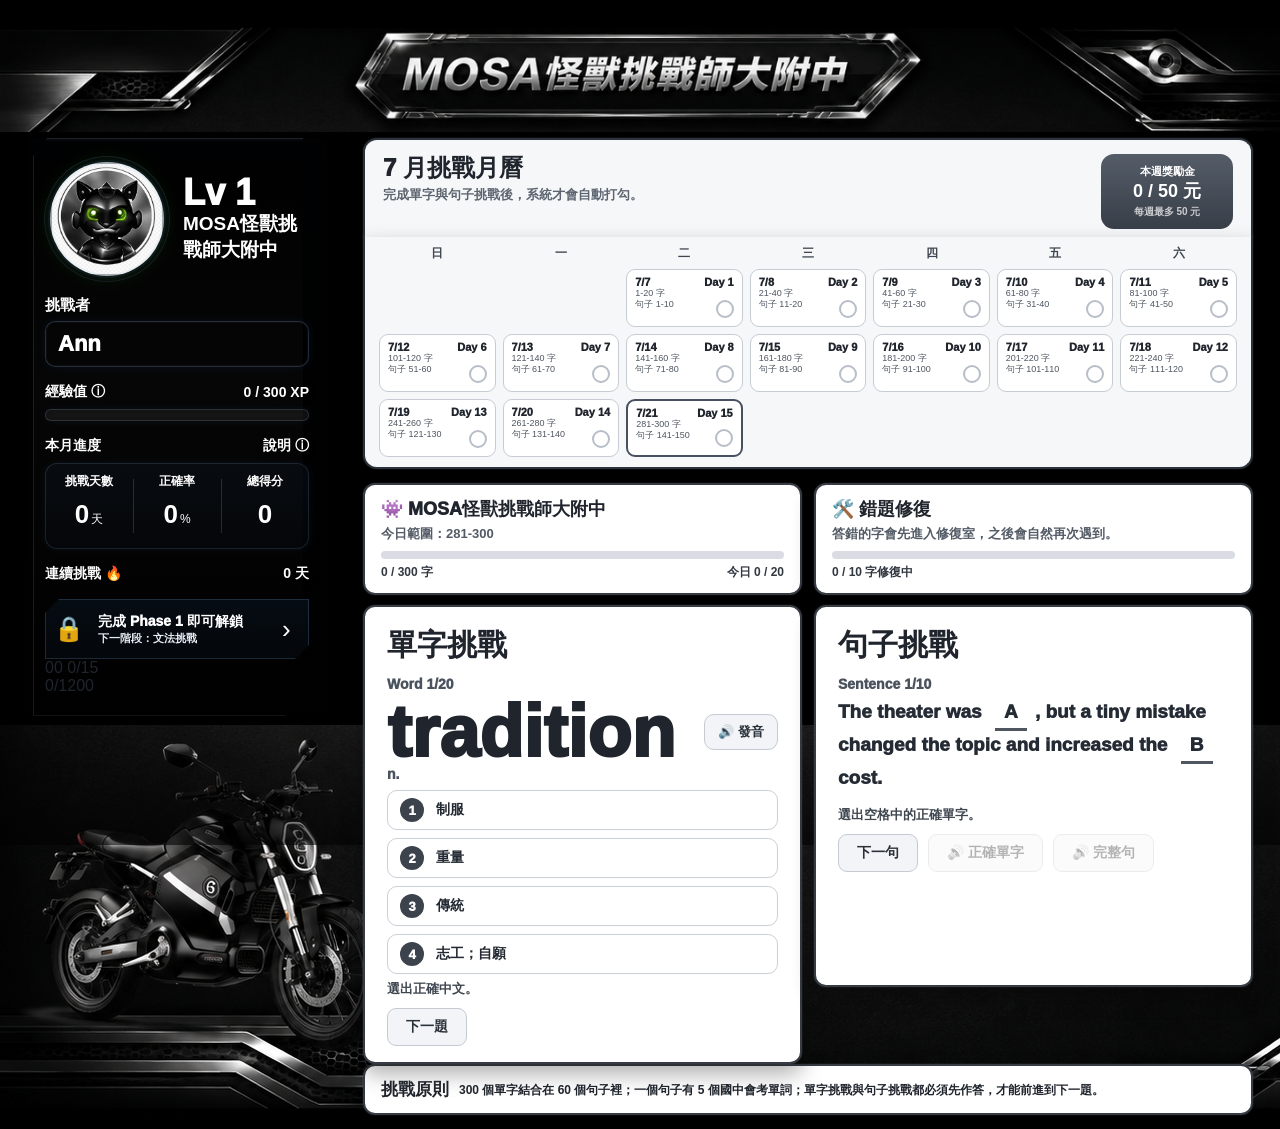
<file: index.html>
<!doctype html>
<html lang="zh-Hant">
<head>
  <meta charset="utf-8" />
  <meta name="viewport" content="width=device-width, initial-scale=1" />
  <title>MOSA 怪獸挑戰師大附中</title>
  <link rel="stylesheet" href="style.css" />
</head>
<body>
  <div class="app">
    <section class="garden" aria-label="MOSA header"></section>
    <main class="main">
      <aside class="profile">
        <div class="profile-card-v2">
          <div class="profile-head-v2">
            <div class="avatar-shell"><div class="medal" id="medal" data-lv="1"></div></div>
            <div class="level-copy">
              <div class="level-big">Lv 1</div>
              <div class="level-sub">MOSA怪獸挑戰師大附中</div>
            </div>
          </div>

          <div class="field-label">挑戰者</div>
          <div class="name"><input id="challengerName" class="challenger-name" type="text" value="Ann" aria-label="挑戰者名稱" /></div>

          <div class="xp-row">
            <span>經驗值 ⓘ</span>
            <span><span id="xpNow">0</span> / 300 XP</span>
          </div>
          <div class="level-bar"><div id="levelBar"></div></div>

          <div class="month-row">
            <span>本月進度</span>
            <span>說明 ⓘ</span>
          </div>

          <div class="stats-grid-v2">
            <div class="stat-box"><small>挑戰天數</small><div class="stat-line"><strong id="statDays">0</strong><em>天</em></div></div>
            <div class="stat-box"><small>正確率</small><div class="stat-line"><strong id="statAccuracy">0</strong><em>%</em></div></div>
            <div class="stat-box"><small>總得分</small><div class="stat-line"><strong id="statScore">0</strong></div></div>
          </div>

          <div class="streak-row"><span>連續挑戰 🔥</span><strong><span id="streakDays">0</span> 天</strong></div>

          <div class="phase-next-card">
            <div class="lock-icon">🔒</div>
            <div class="phase-copy">
              <div class="phase-title">完成 Phase 1 即可解鎖</div>
              <div class="phase-note">下一階段：文法挑戰</div>
            </div>
            <div class="phase-arrow">›</div>
          </div>

          <div class="hidden-metrics">
            <span id="totalWords">0</span><span id="totalSentences">0</span>
            <span id="goalDays">0/15</span><div id="goalDaysBar"></div><small id="goalDaysSmall"></small>
            <span id="goalWords">0/1200</span><div id="goalWordsBar"></div><small id="goalWordsSmall"></small>
          </div>
        </div>
      </aside>

      <section class="panel">
        <div class="panel-head">
          <div><h2>7 月挑戰月曆</h2><p>完成單字與句子挑戰後，系統才會自動打勾。</p></div>
          <div class="reward"><b>本週獎勵金</b><strong id="rewardText">0 / 50 元</strong></div>
        </div>
        <div class="calendar" id="calendar"></div>

        <div class="quiz-layout">
          <div class="challenge-column">
            <div class="challenge-head"><h3>👾 MOSA怪獸挑戰師大附中</h3><p>今日範圍：<span id="todayWordsRange">1-20</span></p><div class="progress"><div id="wordBar"></div></div><div class="quest-note"><span id="wordNote">0 / 300 字</span><span id="todayWordNote">今日 0 / 20</span></div></div>
            <div class="quiz-card word-card">
              <h3>單字挑戰</h3>
              <div class="meta" id="wordMeta">Word #14</div>
              <div class="word-line"><div class="big-word" id="wordPrompt">although</div><button class="speak-btn" id="wordSpeakBtn">🔊 發音</button></div>
              <div class="meta" id="wordForm">conj.</div>
              <div class="options" id="wordOptions"></div>
              <div class="feedback" id="wordFeedback">選出正確中文。</div>
              <div class="buttons"><button id="nextWordBtn" disabled>下一題</button></div>
            </div>
          </div>

          <div class="challenge-column">
            <div class="challenge-head fix-head"><h3>🛠️ 錯題修復</h3><p>答錯的字會先進入修復室，之後會自然再次遇到。</p><div class="progress"><div id="fixBar"></div></div><div class="quest-note"><span id="fixNote">0 / 10 字</span><span>修復中</span></div></div>
            <div class="quiz-card sentence-card">
              <h3>句子挑戰</h3>
              <div class="meta" id="sentMeta">Sentence #3</div>
              <div class="sentence-box" id="sentPrompt"></div>
              <p id="sentZh" class="sent-zh-hidden"></p>
              <div class="chips sent-words-hidden" id="sentWords"></div>
              <div class="sentence-options" id="sentenceOptions"></div>
              <div class="feedback" id="sentenceFeedback">選出空格中的正確單字。</div>
              <div class="grammar-note sent-grammar-hidden" id="sentGrammar"></div>
              <div class="buttons"><button id="nextSentenceBtn" disabled>下一句</button><button class="speak-btn" id="blankSpeakBtn" disabled>🔊 正確單字</button><button class="speak-btn" id="sentenceSpeakBtn" disabled>🔊 完整句</button></div>
            </div>
          </div>
        </div>

        <div class="principles compact-principles"><h3>挑戰原則</h3><p>300 個單字結合在 60 個句子裡；一個句子有 5 個國中會考單詞；單字挑戰與句子挑戰都必須先作答，才能前進到下一題。</p></div>
      </section>
    </main>
    <footer class="mosa-footer" aria-label="moto footer"></footer>
  </div>
  <script src="data/words.js"></script>
  <script src="data/sentences.js"></script>
  <script src="app.js"></script>
</body>
</html>
</file>
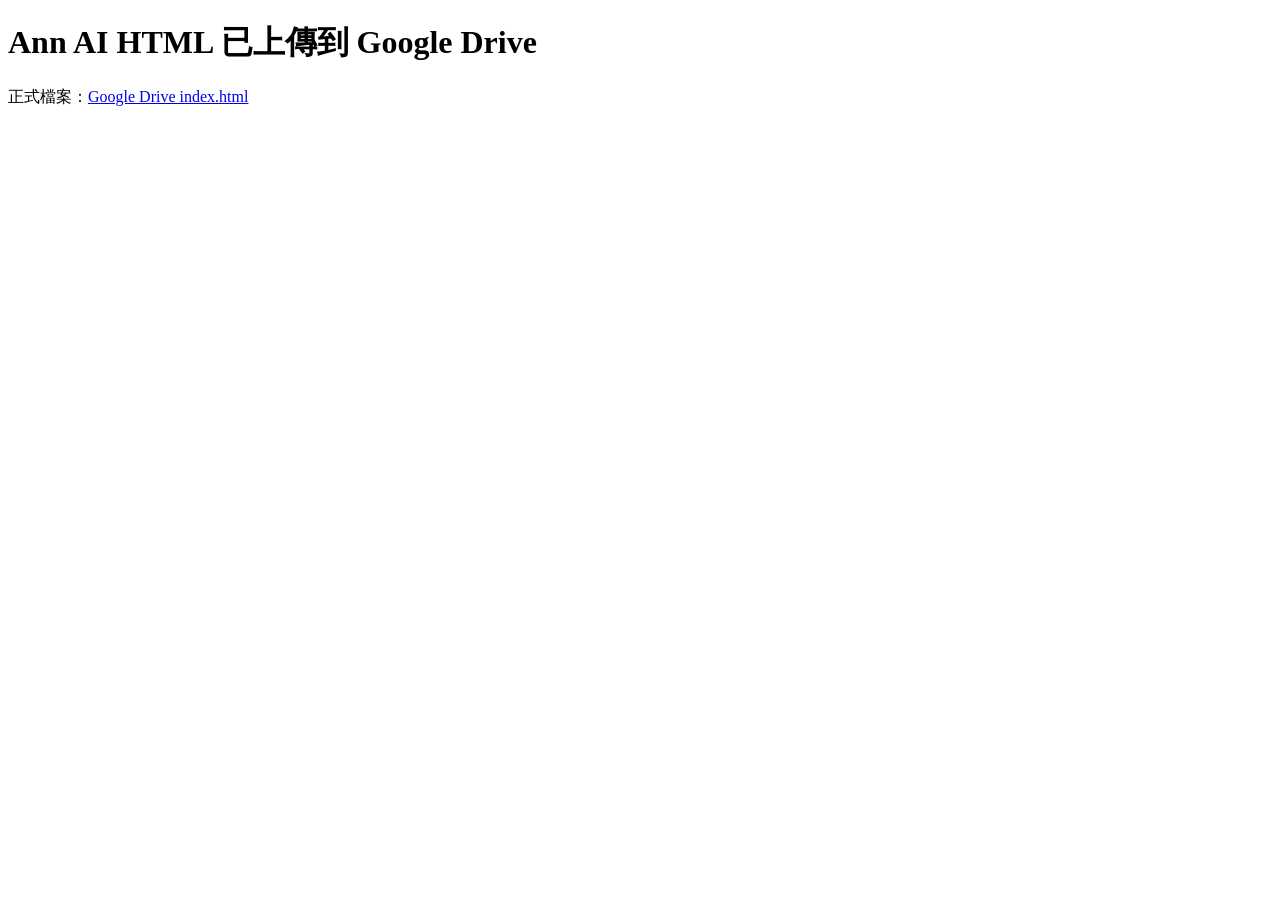
<file: ann-ai-drive-link.html>
<!doctype html><html lang="zh-Hant"><meta charset="utf-8"><meta name="viewport" content="width=device-width,initial-scale=1"><title>Ann AI HTML</title><body><h1>Ann AI HTML 已上傳到 Google Drive</h1><p>正式檔案：<a href="https://drive.google.com/file/d/15RCJaUs4_ipSDm_gSThxpXcVRZk30uEk/view?usp=drivesdk">Google Drive index.html</a></p></body></html>
</file>
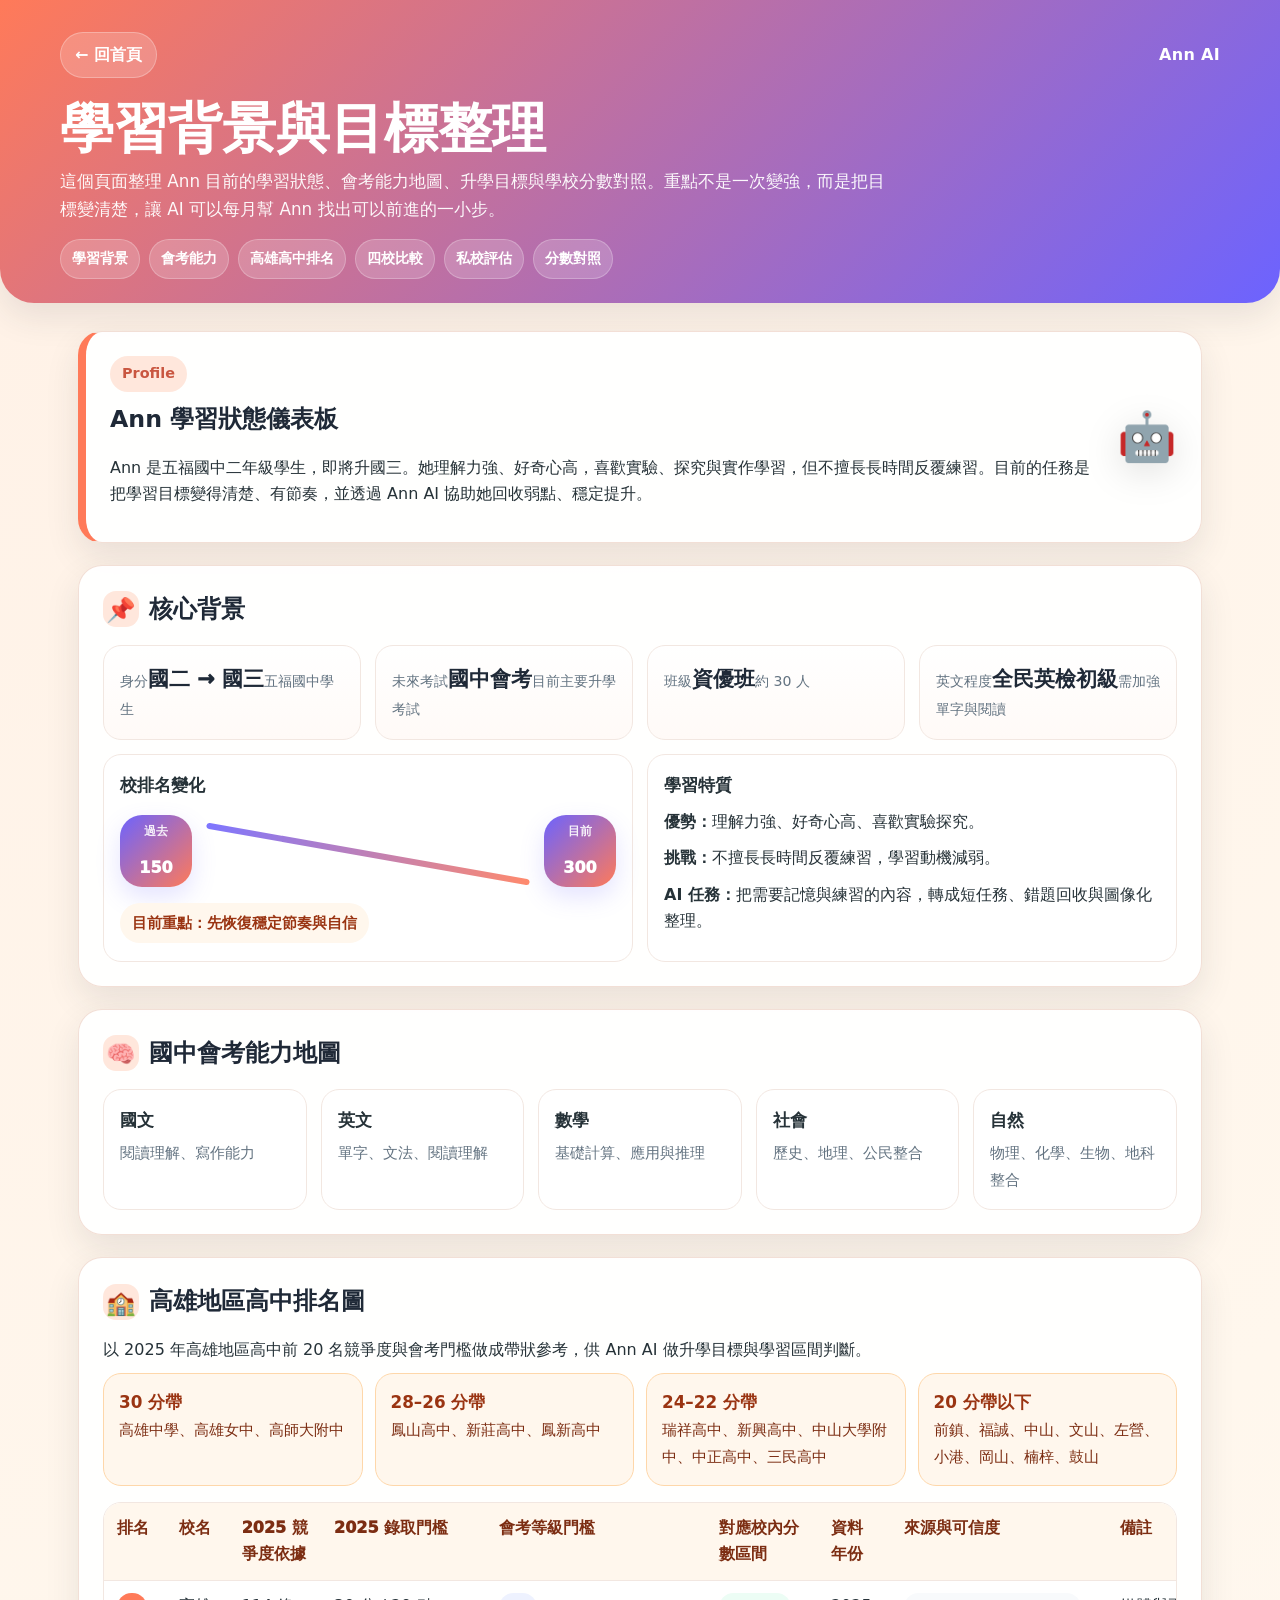
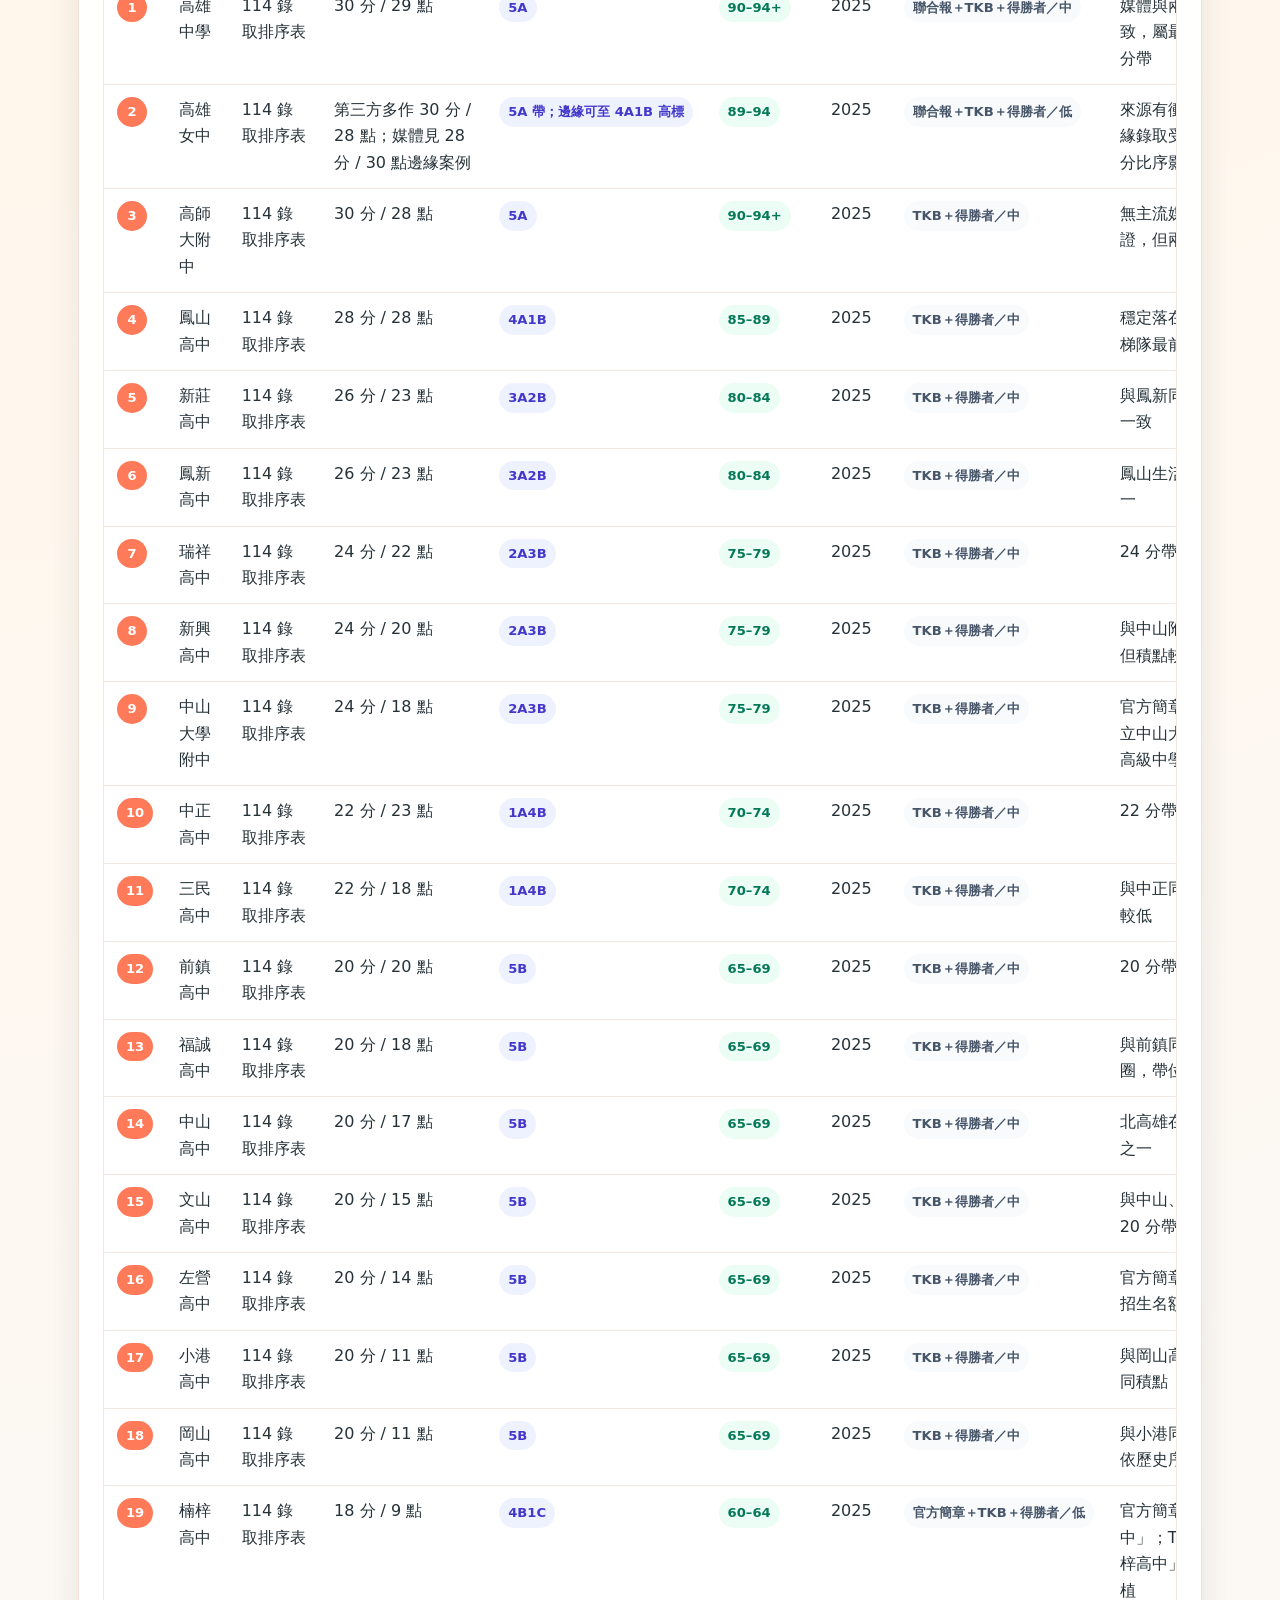
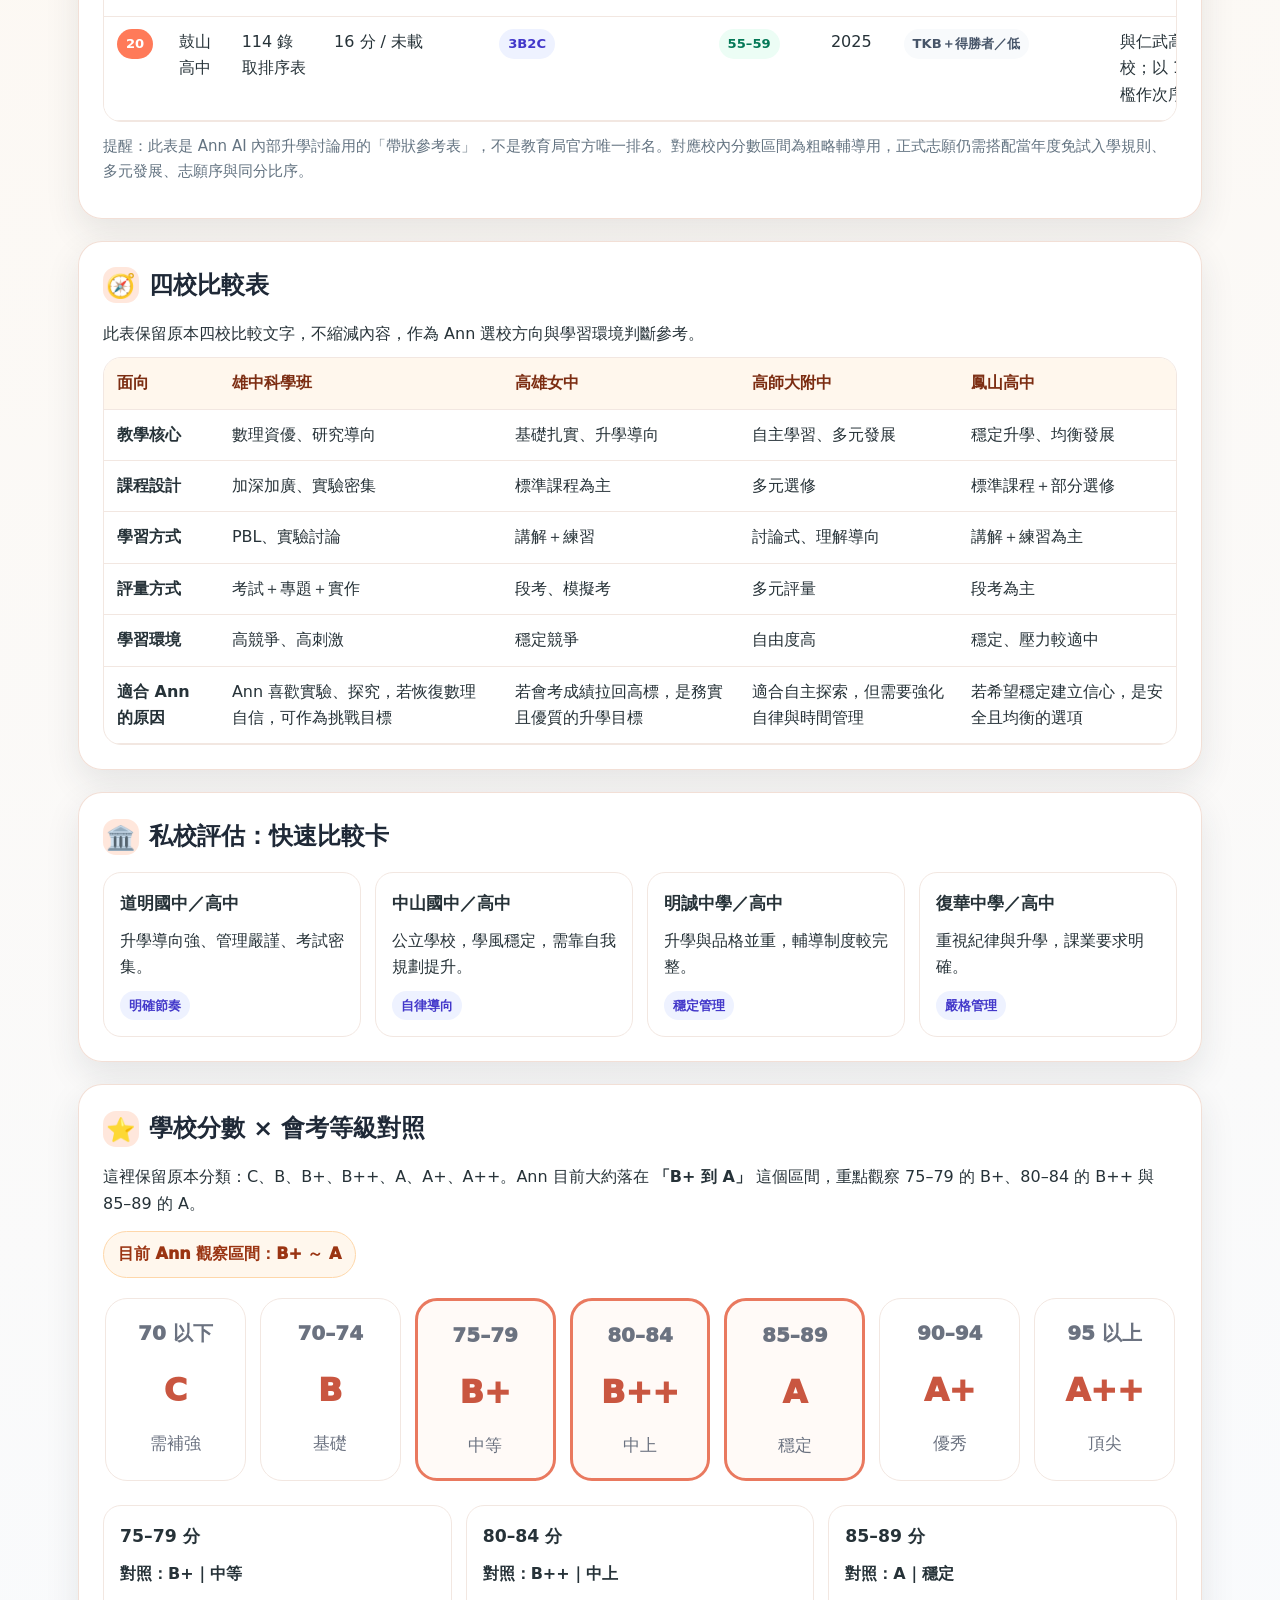
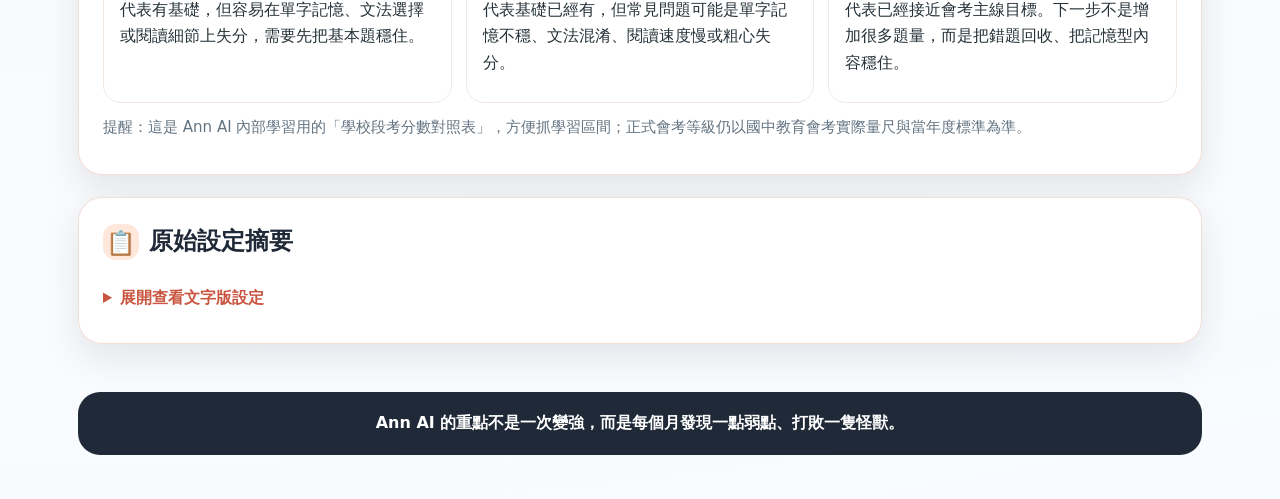
<file: background.html>
<!doctype html>
<html lang="zh-Hant">
<head>
  <meta charset="utf-8" />
  <meta name="viewport" content="width=device-width, initial-scale=1" />
  <title>Ann AI｜學習背景與目標整理</title>
  <style>
    :root{--bg:#fff7ed;--card:#fff;--text:#263238;--muted:#637381;--primary:#ff7a59;--primary-dark:#c95640;--accent:#6c63ff;--line:#f0d8cd;--soft:#ffe7dc;--shadow:0 14px 34px rgba(38,50,56,.10);--radius:24px}*{box-sizing:border-box}body{margin:0;font-family:system-ui,-apple-system,BlinkMacSystemFont,"Segoe UI","Noto Sans TC","Microsoft JhengHei",sans-serif;background:radial-gradient(circle at top left,#fff1e6 0,#fff7ed 34%,#f8fbff 100%);color:var(--text);line-height:1.65}header{padding:32px 18px 24px;background:linear-gradient(135deg,#ff7a59,#6c63ff);color:white;border-bottom-left-radius:34px;border-bottom-right-radius:34px;box-shadow:var(--shadow)}.wrap,main{max-width:1160px;margin:0 auto}.topbar{display:flex;justify-content:space-between;gap:12px;align-items:center;flex-wrap:wrap}.back{display:inline-flex;align-items:center;gap:8px;padding:9px 14px;border-radius:999px;background:rgba(255,255,255,.18);color:#fff;text-decoration:none;font-weight:800;border:1px solid rgba(255,255,255,.28)}.brand{font-weight:900;letter-spacing:.02em}h1{margin:20px 0 8px;font-size:clamp(2rem,5vw,3.35rem);line-height:1.15}.subtitle{max-width:840px;margin:0;font-size:1.05rem;opacity:.95}main{margin-top:28px;margin-bottom:48px;padding:0 18px}.hero-card,section{background:rgba(255,255,255,.94);border:1px solid rgba(240,216,205,.82);border-radius:var(--radius);box-shadow:var(--shadow);padding:24px;margin-bottom:22px}.hero-card{display:grid;grid-template-columns:1fr auto;gap:18px;align-items:center;border-left:8px solid var(--primary)}.badge{display:inline-block;padding:6px 12px;background:var(--soft);color:var(--primary-dark);border-radius:999px;font-weight:900;font-size:.9rem;margin-bottom:8px}h2{margin:0 0 16px;font-size:1.48rem;color:#1f2937;display:flex;gap:10px;align-items:center}h2 .icon{width:36px;height:36px;border-radius:13px;display:inline-grid;place-items:center;background:var(--soft);flex:0 0 auto}h3{margin:0 0 10px;font-size:1.08rem}p{margin:0 0 10px}.note{color:var(--muted);font-size:.94rem;margin-top:12px}.monster{font-size:3rem;filter:drop-shadow(0 8px 18px rgba(0,0,0,.12))}.grid{display:grid;gap:14px}.grid-2{grid-template-columns:repeat(2,minmax(0,1fr))}.grid-3{grid-template-columns:repeat(3,minmax(0,1fr))}.grid-4{grid-template-columns:repeat(4,minmax(0,1fr))}.grid-5{grid-template-columns:repeat(5,minmax(0,1fr))}.mini-card,.metric,.chart-card{background:#fff;border:1px solid #f2e7e1;border-radius:18px;padding:16px;min-height:100%}.metric{background:linear-gradient(180deg,#fff,#fffaf7)}.metric .label{color:var(--muted);font-size:.9rem}.metric .value{font-size:1.3rem;font-weight:950;color:#1f2937}.metric .hint{color:var(--muted);font-size:.88rem}.slope-chart{display:grid;grid-template-columns:auto 1fr auto;align-items:center;gap:12px;margin-top:8px}.rank-dot{width:72px;height:72px;border-radius:22px;display:grid;place-items:center;font-weight:950;color:#fff;background:linear-gradient(135deg,var(--accent),var(--primary));text-align:center;line-height:1.15;box-shadow:0 10px 24px rgba(108,99,255,.18)}.rank-dot small{display:block;font-size:.72rem;font-weight:700;opacity:.9}.slope-line{height:84px;position:relative}.slope-line:before{content:"";position:absolute;left:0;right:0;top:50%;height:6px;border-radius:999px;background:linear-gradient(90deg,var(--accent),var(--primary));transform:rotate(10deg);opacity:.88}.alert-pill{display:inline-flex;align-items:center;gap:8px;padding:8px 12px;border-radius:999px;background:#fff7ed;color:#9a3412;font-weight:800;font-size:.92rem;margin-top:10px}.subject-card{border-radius:18px;padding:16px;background:#fff;border:1px solid #f2e7e1}.subject-card strong{display:block;font-size:1.08rem;margin-bottom:6px}.subject-card span{color:var(--muted);font-size:.94rem}.summary-bands{display:grid;grid-template-columns:repeat(4,minmax(0,1fr));gap:12px;margin-bottom:16px}.band-card{background:#fff7ed;border:1px solid #fed7aa;border-radius:18px;padding:15px}.band-card strong{display:block;font-size:1.05rem;color:#9a3412}.band-card span{color:#7c2d12;font-size:.92rem}.table-wrap{overflow-x:auto;border:1px solid #f2e7e1;border-radius:18px;background:#fff}.rank-table,.comparison-table{width:100%;border-collapse:collapse;min-width:1180px}.comparison-table{min-width:980px}th,td{padding:12px 13px;border-bottom:1px solid #f2e7e1;text-align:left;vertical-align:top}th{position:sticky;top:0;background:#fff7ed;color:#7c2d12;font-weight:950;z-index:1}td:first-child,th:first-child{font-weight:900}.rank-badge,.exam-chip,.score-chip,.cred,.tag{display:inline-flex;align-items:center;justify-content:center;border-radius:999px;padding:4px 9px;font-weight:900;font-size:.82rem;white-space:nowrap}.rank-badge{background:#ff7a59;color:white;min-width:30px}.exam-chip{background:#eef2ff;color:#4338ca}.score-chip{background:#ecfdf5;color:#047857}.cred{background:#f8fafc;color:#475569}.tag{background:#eef2ff;color:#4338ca}.score-scale{display:grid;grid-template-columns:repeat(7,minmax(118px,1fr));gap:14px;overflow-x:auto;padding:4px 2px 10px}.score-band{min-width:118px;background:#fff;border:1px solid #f2e7e1;border-radius:22px;padding:18px 12px;text-align:center}.score-band.focus{border:3px solid #e9795f;background:#fffaf7}.score-band .range{font-weight:950;color:#6b7280;font-size:1.25rem}.score-band .level{font-weight:950;color:#c95640;font-size:2rem;margin:14px 0}.score-band .meaning{color:#6b7280;font-size:1.05rem}.current-range-note{display:inline-flex;align-items:center;gap:8px;margin:4px 0 16px;padding:9px 14px;border-radius:999px;background:#fff7ed;border:1px solid #fed7aa;color:#9a3412;font-weight:950}.compare-note.three{display:grid;grid-template-columns:repeat(3,minmax(0,1fr));gap:14px;margin-top:14px}details summary{cursor:pointer;font-weight:900;color:var(--primary-dark);padding:8px 0}footer{max-width:1160px;margin:0 auto 44px;padding:0 18px}.footer-card{padding:18px 22px;border-radius:22px;background:#1f2937;color:white;text-align:center;font-weight:900}.top-nav{display:flex;flex-wrap:wrap;gap:9px;margin-top:16px}.top-nav a{padding:7px 11px;border-radius:999px;text-decoration:none;color:white;background:rgba(255,255,255,.18);border:1px solid rgba(255,255,255,.24);font-weight:800;font-size:.9rem}@media(max-width:980px){.grid-2,.grid-3,.grid-4,.grid-5,.summary-bands,.compare-note.three{grid-template-columns:1fr 1fr}.hero-card{grid-template-columns:1fr}.score-scale{grid-template-columns:repeat(4,minmax(118px,1fr))}}@media(max-width:640px){header{padding-top:22px}.grid-2,.grid-3,.grid-4,.grid-5,.summary-bands,.compare-note.three{grid-template-columns:1fr}section,.hero-card{padding:18px}.slope-chart{grid-template-columns:1fr}.slope-line{display:none}.score-scale{grid-template-columns:repeat(2,minmax(118px,1fr))}}
  </style>
</head>
<body>
  <header>
    <div class="wrap">
      <div class="topbar">
        <a class="back" href="index.html">← 回首頁</a>
        <div class="brand">Ann AI</div>
      </div>
      <h1>學習背景與目標整理</h1>
      <p class="subtitle">這個頁面整理 Ann 目前的學習狀態、會考能力地圖、升學目標與學校分數對照。重點不是一次變強，而是把目標變清楚，讓 AI 可以每月幫 Ann 找出可以前進的一小步。</p>
      <nav class="top-nav" aria-label="頁面導覽">
        <a href="#profile">學習背景</a><a href="#exam">會考能力</a><a href="#rankings">高雄高中排名</a><a href="#comparison">四校比較</a><a href="#private">私校評估</a><a href="#scores">分數對照</a>
      </nav>
    </div>
  </header>

  <main>
    <div class="hero-card" id="profile">
      <div>
        <span class="badge">Profile</span>
        <h2>Ann 學習狀態儀表板</h2>
        <p>Ann 是五福國中二年級學生，即將升國三。她理解力強、好奇心高，喜歡實驗、探究與實作學習，但不擅長長時間反覆練習。目前的任務是把學習目標變得清楚、有節奏，並透過 Ann AI 協助她回收弱點、穩定提升。</p>
      </div>
      <div class="monster">🤖</div>
    </div>

    <section>
      <h2><span class="icon">📌</span>核心背景</h2>
      <div class="grid grid-4">
        <div class="metric"><span class="label">身分</span><span class="value">國二 → 國三</span><span class="hint">五福國中學生</span></div>
        <div class="metric"><span class="label">未來考試</span><span class="value">國中會考</span><span class="hint">目前主要升學考試</span></div>
        <div class="metric"><span class="label">班級</span><span class="value">資優班</span><span class="hint">約 30 人</span></div>
        <div class="metric"><span class="label">英文程度</span><span class="value">全民英檢初級</span><span class="hint">需加強單字與閱讀</span></div>
      </div>
      <div class="grid grid-2" style="margin-top:14px">
        <div class="chart-card">
          <h3>校排名變化</h3>
          <div class="slope-chart">
            <div class="rank-dot"><small>過去</small>150</div><div class="slope-line"></div><div class="rank-dot"><small>目前</small>300</div>
          </div>
          <div class="alert-pill">目前重點：先恢復穩定節奏與自信</div>
        </div>
        <div class="chart-card">
          <h3>學習特質</h3>
          <p><strong>優勢：</strong>理解力強、好奇心高、喜歡實驗探究。</p>
          <p><strong>挑戰：</strong>不擅長長時間反覆練習，學習動機減弱。</p>
          <p><strong>AI 任務：</strong>把需要記憶與練習的內容，轉成短任務、錯題回收與圖像化整理。</p>
        </div>
      </div>
    </section>

    <section id="exam">
      <h2><span class="icon">🧠</span>國中會考能力地圖</h2>
      <div class="grid grid-5">
        <div class="subject-card"><strong>國文</strong><span>閱讀理解、寫作能力</span></div>
        <div class="subject-card"><strong>英文</strong><span>單字、文法、閱讀理解</span></div>
        <div class="subject-card"><strong>數學</strong><span>基礎計算、應用與推理</span></div>
        <div class="subject-card"><strong>社會</strong><span>歷史、地理、公民整合</span></div>
        <div class="subject-card"><strong>自然</strong><span>物理、化學、生物、地科整合</span></div>
      </div>
    </section>

    <section id="rankings">
      <h2><span class="icon">🏫</span>高雄地區高中排名圖</h2>
      <p>以 2025 年高雄地區高中前 20 名競爭度與會考門檻做成帶狀參考，供 Ann AI 做升學目標與學習區間判斷。</p>
      <div class="summary-bands">
        <div class="band-card"><strong>30 分帶</strong><span>高雄中學、高雄女中、高師大附中</span></div>
        <div class="band-card"><strong>28–26 分帶</strong><span>鳳山高中、新莊高中、鳳新高中</span></div>
        <div class="band-card"><strong>24–22 分帶</strong><span>瑞祥高中、新興高中、中山大學附中、中正高中、三民高中</span></div>
        <div class="band-card"><strong>20 分帶以下</strong><span>前鎮、福誠、中山、文山、左營、小港、岡山、楠梓、鼓山</span></div>
      </div>
      <div class="table-wrap">
        <table class="rank-table">
          <thead><tr><th>排名</th><th>校名</th><th>2025 競爭度依據</th><th>2025 錄取門檻</th><th>會考等級門檻</th><th>對應校內分數區間</th><th>資料年份</th><th>來源與可信度</th><th>備註</th></tr></thead>
          <tbody>
            <tr><td><span class="rank-badge">1</span></td><td>高雄中學</td><td>114 錄取排序表</td><td>30 分 / 29 點</td><td><span class="exam-chip">5A</span></td><td><span class="score-chip">90–94+</span></td><td>2025</td><td><span class="cred">聯合報＋TKB＋得勝者／中</span></td><td>媒體與兩家整理一致，屬最穩定的 30 分帶</td></tr>
            <tr><td><span class="rank-badge">2</span></td><td>高雄女中</td><td>114 錄取排序表</td><td>第三方多作 30 分 / 28 點；媒體見 28 分 / 30 點邊緣案例</td><td><span class="exam-chip">5A 帶；邊緣可至 4A1B 高標</span></td><td><span class="score-chip">89–94</span></td><td>2025</td><td><span class="cred">聯合報＋TKB＋得勝者／低</span></td><td>來源有衝突，顯示邊緣錄取受總積分與同分比序影響</td></tr>
            <tr><td><span class="rank-badge">3</span></td><td>高師大附中</td><td>114 錄取排序表</td><td>30 分 / 28 點</td><td><span class="exam-chip">5A</span></td><td><span class="score-chip">90–94+</span></td><td>2025</td><td><span class="cred">TKB＋得勝者／中</span></td><td>無主流媒體二次佐證，但兩家彙整一致</td></tr>
            <tr><td><span class="rank-badge">4</span></td><td>鳳山高中</td><td>114 錄取排序表</td><td>28 分 / 28 點</td><td><span class="exam-chip">4A1B</span></td><td><span class="score-chip">85–89</span></td><td>2025</td><td><span class="cred">TKB＋得勝者／中</span></td><td>穩定落在高雄區第二梯隊最前端</td></tr>
            <tr><td><span class="rank-badge">5</span></td><td>新莊高中</td><td>114 錄取排序表</td><td>26 分 / 23 點</td><td><span class="exam-chip">3A2B</span></td><td><span class="score-chip">80–84</span></td><td>2025</td><td><span class="cred">TKB＋得勝者／中</span></td><td>與鳳新同帶，積點也一致</td></tr>
            <tr><td><span class="rank-badge">6</span></td><td>鳳新高中</td><td>114 錄取排序表</td><td>26 分 / 23 點</td><td><span class="exam-chip">3A2B</span></td><td><span class="score-chip">80–84</span></td><td>2025</td><td><span class="cred">TKB＋得勝者／中</span></td><td>鳳山生活圈代表校之一</td></tr>
            <tr><td><span class="rank-badge">7</span></td><td>瑞祥高中</td><td>114 錄取排序表</td><td>24 分 / 22 點</td><td><span class="exam-chip">2A3B</span></td><td><span class="score-chip">75–79</span></td><td>2025</td><td><span class="cred">TKB＋得勝者／中</span></td><td>24 分帶中積點最高</td></tr>
            <tr><td><span class="rank-badge">8</span></td><td>新興高中</td><td>114 錄取排序表</td><td>24 分 / 20 點</td><td><span class="exam-chip">2A3B</span></td><td><span class="score-chip">75–79</span></td><td>2025</td><td><span class="cred">TKB＋得勝者／中</span></td><td>與中山附中同分帶，但積點較高</td></tr>
            <tr><td><span class="rank-badge">9</span></td><td>中山大學附中</td><td>114 錄取排序表</td><td>24 分 / 18 點</td><td><span class="exam-chip">2A3B</span></td><td><span class="score-chip">75–79</span></td><td>2025</td><td><span class="cred">TKB＋得勝者／中</span></td><td>官方簡章校名為「國立中山大學附屬國光高級中學」</td></tr>
            <tr><td><span class="rank-badge">10</span></td><td>中正高中</td><td>114 錄取排序表</td><td>22 分 / 23 點</td><td><span class="exam-chip">1A4B</span></td><td><span class="score-chip">70–74</span></td><td>2025</td><td><span class="cred">TKB＋得勝者／中</span></td><td>22 分帶中積點最高</td></tr>
            <tr><td><span class="rank-badge">11</span></td><td>三民高中</td><td>114 錄取排序表</td><td>22 分 / 18 點</td><td><span class="exam-chip">1A4B</span></td><td><span class="score-chip">70–74</span></td><td>2025</td><td><span class="cred">TKB＋得勝者／中</span></td><td>與中正同分帶，積點較低</td></tr>
            <tr><td><span class="rank-badge">12</span></td><td>前鎮高中</td><td>114 錄取排序表</td><td>20 分 / 20 點</td><td><span class="exam-chip">5B</span></td><td><span class="score-chip">65–69</span></td><td>2025</td><td><span class="cred">TKB＋得勝者／中</span></td><td>20 分帶中積點最高</td></tr>
            <tr><td><span class="rank-badge">13</span></td><td>福誠高中</td><td>114 錄取排序表</td><td>20 分 / 18 點</td><td><span class="exam-chip">5B</span></td><td><span class="score-chip">65–69</span></td><td>2025</td><td><span class="cred">TKB＋得勝者／中</span></td><td>與前鎮同區域生活圈，帶位相近</td></tr>
            <tr><td><span class="rank-badge">14</span></td><td>中山高中</td><td>114 錄取排序表</td><td>20 分 / 17 點</td><td><span class="exam-chip">5B</span></td><td><span class="score-chip">65–69</span></td><td>2025</td><td><span class="cred">TKB＋得勝者／中</span></td><td>北高雄在地公立高中之一</td></tr>
            <tr><td><span class="rank-badge">15</span></td><td>文山高中</td><td>114 錄取排序表</td><td>20 分 / 15 點</td><td><span class="exam-chip">5B</span></td><td><span class="score-chip">65–69</span></td><td>2025</td><td><span class="cred">TKB＋得勝者／中</span></td><td>與中山、左營同屬 20 分帶中段</td></tr>
            <tr><td><span class="rank-badge">16</span></td><td>左營高中</td><td>114 錄取排序表</td><td>20 分 / 14 點</td><td><span class="exam-chip">5B</span></td><td><span class="score-chip">65–69</span></td><td>2025</td><td><span class="cred">TKB＋得勝者／中</span></td><td>官方簡章有列普通科招生名額</td></tr>
            <tr><td><span class="rank-badge">17</span></td><td>小港高中</td><td>114 錄取排序表</td><td>20 分 / 11 點</td><td><span class="exam-chip">5B</span></td><td><span class="score-chip">65–69</span></td><td>2025</td><td><span class="cred">TKB＋得勝者／中</span></td><td>與岡山高中同積分、同積點</td></tr>
            <tr><td><span class="rank-badge">18</span></td><td>岡山高中</td><td>114 錄取排序表</td><td>20 分 / 11 點</td><td><span class="exam-chip">5B</span></td><td><span class="score-chip">65–69</span></td><td>2025</td><td><span class="cred">TKB＋得勝者／中</span></td><td>與小港同帶；本報告依歷史序位置後</td></tr>
            <tr><td><span class="rank-badge">19</span></td><td>楠梓高中</td><td>114 錄取排序表</td><td>18 分 / 9 點</td><td><span class="exam-chip">4B1C</span></td><td><span class="score-chip">60–64</span></td><td>2025</td><td><span class="cred">官方簡章＋TKB＋得勝者／低</span></td><td>官方簡章為「綜合高中」；TKB 寫成「橋梓高中」，應視為誤植</td></tr>
            <tr><td><span class="rank-badge">20</span></td><td>鼓山高中</td><td>114 錄取排序表</td><td>16 分 / 未載</td><td><span class="exam-chip">3B2C</span></td><td><span class="score-chip">55–59</span></td><td>2025</td><td><span class="cred">TKB＋得勝者／低</span></td><td>與仁武高中同為切線校；以 113 歷史門檻作次序切分</td></tr>
          </tbody>
        </table>
      </div>
      <p class="note">提醒：此表是 Ann AI 內部升學討論用的「帶狀參考表」，不是教育局官方唯一排名。對應校內分數區間為粗略輔導用，正式志願仍需搭配當年度免試入學規則、多元發展、志願序與同分比序。</p>
    </section>

    <section id="comparison">
      <h2><span class="icon">🧭</span>四校比較表</h2>
      <p>此表保留原本四校比較文字，不縮減內容，作為 Ann 選校方向與學習環境判斷參考。</p>
      <div class="table-wrap">
        <table class="comparison-table" aria-label="雄中科學班、高雄女中、高師大附中、鳳山高中四校比較表">
          <thead><tr><th>面向</th><th>雄中科學班</th><th>高雄女中</th><th>高師大附中</th><th>鳳山高中</th></tr></thead>
          <tbody>
            <tr><td>教學核心</td><td>數理資優、研究導向</td><td>基礎扎實、升學導向</td><td>自主學習、多元發展</td><td>穩定升學、均衡發展</td></tr>
            <tr><td>課程設計</td><td>加深加廣、實驗密集</td><td>標準課程為主</td><td>多元選修</td><td>標準課程＋部分選修</td></tr>
            <tr><td>學習方式</td><td>PBL、實驗討論</td><td>講解＋練習</td><td>討論式、理解導向</td><td>講解＋練習為主</td></tr>
            <tr><td>評量方式</td><td>考試＋專題＋實作</td><td>段考、模擬考</td><td>多元評量</td><td>段考為主</td></tr>
            <tr><td>學習環境</td><td>高競爭、高刺激</td><td>穩定競爭</td><td>自由度高</td><td>穩定、壓力較適中</td></tr>
            <tr><td>適合 Ann 的原因</td><td>Ann 喜歡實驗、探究，若恢復數理自信，可作為挑戰目標</td><td>若會考成績拉回高標，是務實且優質的升學目標</td><td>適合自主探索，但需要強化自律與時間管理</td><td>若希望穩定建立信心，是安全且均衡的選項</td></tr>
          </tbody>
        </table>
      </div>
    </section>

    <section id="private">
      <h2><span class="icon">🏛️</span>私校評估：快速比較卡</h2>
      <div class="grid grid-4">
        <div class="mini-card"><h3>道明國中／高中</h3><p>升學導向強、管理嚴謹、考試密集。</p><span class="tag">明確節奏</span></div>
        <div class="mini-card"><h3>中山國中／高中</h3><p>公立學校，學風穩定，需靠自我規劃提升。</p><span class="tag">自律導向</span></div>
        <div class="mini-card"><h3>明誠中學／高中</h3><p>升學與品格並重，輔導制度較完整。</p><span class="tag">穩定管理</span></div>
        <div class="mini-card"><h3>復華中學／高中</h3><p>重視紀律與升學，課業要求明確。</p><span class="tag">嚴格管理</span></div>
      </div>
    </section>

    <section id="scores">
      <h2><span class="icon">⭐</span>學校分數 × 會考等級對照</h2>
      <p>這裡保留原本分類：C、B、B+、B++、A、A+、A++。Ann 目前大約落在 <strong>「B+ 到 A」</strong> 這個區間，重點觀察 75–79 的 B+、80–84 的 B++ 與 85–89 的 A。</p>
      <div class="current-range-note">目前 Ann 觀察區間：B+ ～ A</div>
      <div class="score-scale" aria-label="學校分數與等級分類對照">
        <div class="score-band"><div class="range">70 以下</div><div class="level">C</div><div class="meaning">需補強</div></div>
        <div class="score-band"><div class="range">70–74</div><div class="level">B</div><div class="meaning">基礎</div></div>
        <div class="score-band focus"><div class="range">75–79</div><div class="level">B+</div><div class="meaning">中等</div></div>
        <div class="score-band focus"><div class="range">80–84</div><div class="level">B++</div><div class="meaning">中上</div></div>
        <div class="score-band focus"><div class="range">85–89</div><div class="level">A</div><div class="meaning">穩定</div></div>
        <div class="score-band"><div class="range">90–94</div><div class="level">A+</div><div class="meaning">優秀</div></div>
        <div class="score-band"><div class="range">95 以上</div><div class="level">A++</div><div class="meaning">頂尖</div></div>
      </div>
      <div class="compare-note three">
        <div class="mini-card"><h3>75–79 分</h3><p><strong>對照：B+｜中等</strong></p><p>代表有基礎，但容易在單字記憶、文法選擇或閱讀細節上失分，需要先把基本題穩住。</p></div>
        <div class="mini-card"><h3>80–84 分</h3><p><strong>對照：B++｜中上</strong></p><p>代表基礎已經有，但常見問題可能是單字記憶不穩、文法混淆、閱讀速度慢或粗心失分。</p></div>
        <div class="mini-card"><h3>85–89 分</h3><p><strong>對照：A｜穩定</strong></p><p>代表已經接近會考主線目標。下一步不是增加很多題量，而是把錯題回收、把記憶型內容穩住。</p></div>
      </div>
      <p class="note">提醒：這是 Ann AI 內部學習用的「學校段考分數對照表」，方便抓學習區間；正式會考等級仍以國中教育會考實際量尺與當年度標準為準。</p>
    </section>

    <section>
      <h2><span class="icon">📋</span>原始設定摘要</h2>
      <details>
        <summary>展開查看文字版設定</summary>
        <div class="table-wrap">
          <table><thead><tr><th>項目</th><th>內容</th></tr></thead><tbody>
            <tr><td>補習狀況</td><td>英文、物理、化學、數學（愛因斯坦補習班＋其他英文補習班）</td></tr>
            <tr><td>動機</td><td>喜歡實驗、探究與實作學習</td></tr>
            <tr><td>英文程度</td><td>全民英檢初級</td></tr>
            <tr><td>短期策略</td><td>五科穩定達 A，英文先加強單字與簡單閱讀理解。</td></tr>
          </tbody></table>
        </div>
      </details>
    </section>
  </main>

  <footer><div class="footer-card">Ann AI 的重點不是一次變強，而是每個月發現一點弱點、打敗一隻怪獸。</div></footer>
</body>
</html>
</file>
<file: style.css>
:root {
  --dark: #080c12;
  --card: #f6f7f9;
  --line: #2d333c;
  --text: #20252d;
  --muted: #5d6570;
  --green: #55b233;
  --red: #cc2f2f;
  --graybar: #d8dce2;
}

* {
  box-sizing: border-box;
}

html,
body {
  margin: 0;
  min-height: 100%;
  font-family: -apple-system, BlinkMacSystemFont, "Segoe UI", "Noto Sans TC", "Microsoft JhengHei", sans-serif;
  background: #000;
  color: var(--text);
  overflow-x: hidden;
}

body {
  background: #000;
}

.app {
  width: min(1448px, 100vw);
  min-height: 1086px;
  margin: 0 auto;
  position: relative;
  overflow: hidden;
  background: #000;
}

.garden {
  height: 132px;
  margin: 0 0 6px;
  background: #000 url("assets/header.png") center top / cover no-repeat;
}

.main {
  position: relative;
  z-index: 3;
  width: calc(100% - 54px);
  max-width: 1394px;
  margin: 4px auto 0;
  display: grid;
  grid-template-columns: 312px minmax(0, 1fr);
  gap: 24px;
  align-items: start;
}

.profile {
  position: relative;
  width: 300px;
  min-height: 578px;
  overflow: hidden;
}

.profile::after {
  content: "";
  position: absolute;
  left: 0;
  right: 0;
  bottom: 118px;
  height: 220px;
  background: linear-gradient(to bottom, rgba(0, 0, 0, 1) 0%, rgba(0, 0, 0, 0.96) 20%, rgba(0, 0, 0, 0.78) 46%, rgba(0, 0, 0, 0.36) 72%, rgba(0, 0, 0, 0) 100%);
  pointer-events: none;
  z-index: 1;
}

.profile-card-v2 {
  position: relative;
  z-index: 2;
  width: 100%;
  max-width: 300px;
  min-height: 578px;
  padding: 18px;
  background: linear-gradient(180deg, rgba(5, 8, 14, 0.16), rgba(5, 8, 14, 0.03));
}

.profile-card-v2::before {
  content: "";
  position: absolute;
  left: 6px;
  right: 24px;
  top: 0;
  bottom: 0;
  background:
    linear-gradient(180deg, rgba(122, 170, 218, 0.06), rgba(122, 170, 218, 0) 16%) top / 100% 22px no-repeat,
    linear-gradient(180deg, transparent, rgba(255, 255, 255, 0.025) 42%, transparent);
  clip-path: polygon(14px 0, 100% 0, 100% calc(100% - 16px), calc(100% - 18px) 100%, 0 100%, 0 18px);
  border-left: 1px solid rgba(163, 188, 219, 0.14);
  border-top: 1px solid rgba(163, 188, 219, 0.18);
  border-bottom: 1px solid rgba(163, 188, 219, 0.1);
  filter: drop-shadow(0 0 12px rgba(89, 164, 255, 0.08));
  pointer-events: none;
}

.profile-head-v2 {
  display: grid;
  grid-template-columns: 124px 1fr;
  gap: 14px;
  align-items: center;
  margin-bottom: 14px;
  height: 126px;
}

.avatar-shell {
  width: 124px;
  height: 124px;
  display: flex;
  align-items: center;
  justify-content: center;
  border-radius: 50%;
  background: radial-gradient(circle at 50% 50%, rgba(111, 165, 255, 0.1), rgba(0, 0, 0, 0) 72%);
  box-shadow: 0 0 0 1px rgba(126, 155, 215, 0.16), inset 0 0 18px rgba(128, 180, 255, 0.06);
}

.medal {
  width: 114px;
  height: 114px;
  border-radius: 50%;
  overflow: hidden;
  background: url("assets/avatar.png") center / cover no-repeat;
  border: 2px solid rgba(228, 234, 242, 0.72);
  box-shadow: 0 0 0 2px rgba(54, 85, 122, 0.16), 0 0 22px rgba(87, 255, 56, 0.12), inset 0 0 16px rgba(255, 255, 255, 0.1), 0 8px 18px rgba(0, 0, 0, 0.42);
}

.level-big {
  font-size: 36px;
  line-height: 1;
  font-weight: 1000;
  color: #fff;
  text-shadow: 0 2px 8px #000;
}

.level-sub,
.field-label,
.xp-row,
.month-row,
.streak-row {
  color: #fff;
  font-weight: 900;
  text-shadow: 0 2px 7px rgba(0, 0, 0, 0.85);
}

.level-sub {
  font-size: 19px;
}

.field-label {
  font-size: 15px;
  margin: 6px 0;
}

.challenger-name {
  width: 100%;
  height: 46px;
  padding: 8px 12px;
  border-radius: 10px;
  border: 1px solid rgba(111, 155, 201, 0.28);
  background: rgba(0, 0, 0, 0.62);
  color: #fff;
  font-size: 22px;
  font-weight: 1000;
  box-shadow: 0 0 12px rgba(83, 153, 255, 0.08), inset 0 0 0 1px rgba(255, 255, 255, 0.03);
}

.xp-row,
.month-row,
.streak-row {
  display: flex;
  justify-content: space-between;
  align-items: center;
  margin: 16px 0 8px;
  font-size: 14px;
}

.level-bar {
  height: 12px;
  border-radius: 999px;
  background: rgba(255, 255, 255, 0.08);
  border: 1px solid rgba(112, 132, 154, 0.24);
  overflow: hidden;
  box-shadow: 0 0 8px rgba(100, 190, 255, 0.08), inset 0 0 10px rgba(0, 0, 0, 0.45);
}

#levelBar {
  height: 100%;
  width: 0;
  background: linear-gradient(90deg, #70da2d, #8bf138 52%, #4fc92f);
  box-shadow: 0 0 10px rgba(107, 255, 92, 0.48);
}

.stats-grid-v2 {
  height: 86px;
  display: grid;
  grid-template-columns: repeat(3, 1fr);
  background: linear-gradient(180deg, rgba(8, 14, 22, 0.62), rgba(8, 14, 22, 0.26));
  border-radius: 12px;
  box-shadow: 0 0 0 1px rgba(111, 155, 201, 0.18) inset, 0 0 10px rgba(100, 190, 255, 0.07);
  overflow: hidden;
}

.stat-box {
  padding: 10px 4px;
  text-align: center;
  color: #fff;
  position: relative;
}

.stat-box + .stat-box::before {
  content: "";
  position: absolute;
  left: 0;
  top: 16px;
  bottom: 16px;
  width: 1px;
  background: rgba(180, 198, 219, 0.18);
}

.stat-box small {
  display: block;
  font-size: 12px;
  font-weight: 900;
  margin-bottom: 11px;
}

.stat-box strong {
  font-size: 26px;
  line-height: 1;
}

.stat-box em {
  font-style: normal;
  font-size: 12px;
  margin-left: 2px;
}

.phase-next-card {
  height: 60px;
  display: grid;
  grid-template-columns: 36px 1fr 18px;
  gap: 8px;
  align-items: center;
  padding: 8px 9px;
  margin-top: 16px;
  clip-path: polygon(14px 0, 100% 0, 100% calc(100% - 14px), calc(100% - 14px) 100%, 0 100%, 0 14px);
  background: linear-gradient(180deg, rgba(7, 14, 22, 0.86), rgba(7, 14, 22, 0.45));
  box-shadow: 0 0 0 1px rgba(121, 163, 209, 0.22) inset, 0 0 12px rgba(100, 190, 255, 0.08);
}

.lock-icon {
  font-size: 24px;
}

.phase-title {
  color: #fff;
  font-size: 14px;
  font-weight: 1000;
}

.phase-note {
  color: #e7edf6;
  font-size: 11px;
  font-weight: 800;
}

.phase-arrow {
  color: #fff;
  font-size: 26px;
}

.panel {
  width: 100%;
}

.panel-head {
  display: flex;
  justify-content: space-between;
  align-items: flex-start;
  gap: 14px;
  min-height: 72px;
  padding: 14px 18px 8px;
  background: var(--card);
  border: 2px solid var(--line);
  border-bottom: none;
  border-radius: 14px 14px 0 0;
  box-shadow: 0 10px 22px rgba(0, 0, 0, 0.32), 0 0 0 1px rgba(255, 255, 255, 0.05);
}

.panel-head h2 {
  margin: 0;
  font-size: 24px;
  line-height: 1.15;
  font-weight: 1000;
}

.panel-head p {
  margin: 4px 0 0;
  color: var(--muted);
  font-size: 13px;
  font-weight: 800;
}

.reward {
  min-width: 132px;
  padding: 10px 12px;
  border-radius: 13px;
  background: linear-gradient(180deg, #555d68, #373e48);
  color: #fff;
  text-align: center;
}

.reward b {
  display: block;
  font-size: 11px;
}

.reward strong {
  display: block;
  font-size: 18px;
}

.reward::after {
  content: "每週最多 50 元";
  display: block;
  margin-top: 2px;
  font-size: 10px;
  font-weight: 800;
  color: rgba(255, 255, 255, 0.72);
}

.calendar {
  display: grid;
  grid-template-columns: repeat(7, 1fr);
  gap: 7px;
  padding: 8px 14px 10px;
  background: var(--card);
  border: 2px solid var(--line);
  border-top: none;
  border-radius: 0 0 14px 14px;
  margin: 0 0 14px;
  box-shadow: 0 10px 22px rgba(0, 0, 0, 0.32), 0 0 0 1px rgba(255, 255, 255, 0.05);
}

.day-name {
  text-align: center;
  font-size: 12px;
  font-weight: 1000;
  color: #3f4650;
}

.day {
  min-height: 58px;
  padding: 6px 8px;
  border: 1px solid #c7ccd4;
  border-radius: 9px;
  background: #fff;
  position: relative;
}

.day-empty {
  background: transparent;
  border-color: transparent;
  box-shadow: none;
}

.day.active {
  border: 2px solid #48515f;
}

.date {
  font-size: 11px;
  font-weight: 1000;
  line-height: 1.1;
  display: flex;
  justify-content: space-between;
}

.day .task {
  font-size: 9px;
  line-height: 1.18;
  color: #4f5661;
}

.check {
  position: absolute;
  right: 8px;
  bottom: 8px;
  width: 18px;
  height: 18px;
  border-radius: 50%;
  border: 2px solid #b8bec8;
  background: transparent;
  display: grid;
  place-items: center;
  font-size: 11px;
  color: transparent;
}

.day.done .check {
  border-color: #7de33b;
  background: rgba(125, 227, 59, 0.92);
  box-shadow: 0 0 10px rgba(125, 227, 59, 0.55);
  color: #fff;
}

.quiz-layout {
  display: grid;
  grid-template-columns: 1fr 1fr;
  gap: 12px;
}

.challenge-column {
  display: flex;
  flex-direction: column;
  gap: 10px;
  min-width: 0;
}

.challenge-head,
.quiz-card,
.compact-principles {
  background: #fff;
  border: 2px solid #363b44;
  border-radius: 12px;
  box-shadow: 0 10px 22px rgba(0, 0, 0, 0.32), 0 0 0 1px rgba(255, 255, 255, 0.05);
}

.challenge-head {
  min-height: 86px;
  padding: 12px 16px;
}

.challenge-head h3 {
  font-size: 18px;
  font-weight: 1000;
  margin: 0 0 4px;
}

.challenge-head p {
  font-size: 13px;
  font-weight: 900;
  color: #535b66;
  margin: 0 0 8px;
}

.fix-head .quest-note {
  justify-content: flex-start;
}

.progress {
  height: 8px;
  background: #d9dde3;
  border-radius: 999px;
  overflow: hidden;
}

.progress > div {
  height: 100%;
  width: 0;
}

#wordBar {
  background: #69b143;
}

#fixBar {
  background: #be2e2e;
}

.quest-note {
  display: flex;
  justify-content: space-between;
  margin-top: 5px;
  font-size: 12px;
  font-weight: 900;
  color: #323841;
}

.quiz-card {
  min-height: 382px;
  padding: 18px 22px 16px;
}

.quiz-card h3 {
  font-size: 30px;
  font-weight: 1000;
  margin: 0 0 10px;
}

.meta {
  font-size: 14px;
  font-weight: 1000;
  color: #4b535e;
  margin-bottom: 6px;
}

.word-line {
  display: flex;
  align-items: center;
  gap: 18px;
  min-width: 0;
}

.big-word {
  flex: 1;
  min-width: 0;
  font-size: 72px;
  line-height: 0.95;
  font-weight: 1000;
  color: #20252d;
  overflow-wrap: anywhere;
  word-break: break-word;
  font-size: clamp(52px, 6vw, 72px);
}

.speak-btn,
.mini-speaker {
  border: 1px solid #c5cad3;
  background: #f2f4f7;
  color: #2b313a;
  border-radius: 10px;
  font-weight: 900;
  cursor: pointer;
}

.speak-btn {
  padding: 8px 13px;
  font-size: 13px;
}

.mini-speaker {
  display: inline-flex;
  align-items: center;
  justify-content: center;
  width: 42px;
  height: 30px;
  font-size: 12px;
  flex: 0 0 auto;
}

.speak-btn:disabled,
.mini-speaker:disabled {
  opacity: 0.36;
  cursor: not-allowed;
  filter: grayscale(1);
}

.options {
  display: flex;
  flex-direction: column;
  gap: 8px;
  margin-top: 8px;
}

.sentence-options {
  display: grid;
  grid-template-columns: repeat(2, minmax(0, 1fr));
  gap: 12px;
  margin-top: 8px;
  align-items: start;
}

.sentence-option-group {
  display: flex;
  flex-direction: column;
  gap: 8px;
}

.sentence-option-row {
  display: flex;
  align-items: center;
  gap: 8px;
}

.sentence-option-title {
  font-size: 12px;
  font-weight: 1000;
  color: #4b535e;
}

.option {
  display: flex;
  align-items: center;
  gap: 12px;
  width: 100%;
  min-height: 36px;
  padding: 7px 12px;
  background: #fff;
  border: 1px solid #cbd0d8;
  border-radius: 10px;
  color: #222831;
  font-size: 14px;
  font-weight: 1000;
  text-align: left;
  cursor: pointer;
}

.sentence-choice {
  flex: 1;
}

.option-main {
  display: inline-flex;
  align-items: center;
  gap: 12px;
  min-width: 0;
  flex: 1;
}

.option-word {
  flex: 1;
}

.opt-num {
  width: 24px;
  height: 24px;
  border-radius: 50%;
  display: inline-flex;
  align-items: center;
  justify-content: center;
  background: #3d434c;
  color: #fff;
  font-size: 13px;
  flex: 0 0 auto;
}

.option.selected {
  border-color: #7d8794;
  background: #f4f6f8;
}

.option.correct {
  border-color: #6fbd45;
  background: #f0faed;
}

.option.wrong {
  border-color: #d84b4b;
  background: #fff0f0;
}

.option.locked {
  cursor: default;
}

.feedback {
  color: #3f4650;
  font-size: 13px;
  font-weight: 900;
  min-height: 20px;
  padding: 6px 0 0;
}

.feedback.ok {
  color: #378d24;
}

.feedback.bad {
  color: #bd3030;
}

.sentence-box {
  min-height: 74px;
  font-size: 19px;
  line-height: 1.48;
  color: #252b34;
  font-weight: 1000;
  margin-bottom: 8px;
}

.sentence-blank {
  min-width: 32px;
  display: inline-block;
  border-bottom: 3px solid #4f565f;
  margin: 0 8px;
  padding: 0 6px 2px;
  text-align: center;
  font-weight: 1000;
}

.chips {
  display: flex;
  flex-wrap: wrap;
  gap: 8px;
  margin: 6px 0 10px;
}

.chip {
  display: inline-flex;
  align-items: center;
  gap: 8px;
  background: #f1f3f6;
  border: 1px solid #cfd4dc;
  color: #303741;
  border-radius: 9px;
  padding: 8px 12px;
  font-size: 13px;
  font-weight: 1000;
}

.sent-words-hidden,
.sent-zh-hidden,
.sent-grammar-hidden {
  display: none !important;
}

.grammar-note {
  margin-top: 8px;
  padding: 9px 11px;
  border-radius: 10px;
  border: 1px solid #cfd4dc;
  background: #f7f8fa;
  color: #303741;
  font-size: 12px;
  line-height: 1.45;
  font-weight: 850;
  white-space: pre-line;
}

.answer-explain {
  margin-top: 18px;
  padding-top: 16px;
  border-top: 1px solid #d7dce4;
}

.answer-explain.warning {
  padding: 16px;
  border-top: none;
  border: 2px solid #d94b4b;
  border-radius: 14px;
  background: linear-gradient(180deg, #fff2f2, #ffe4e4);
  box-shadow: 0 0 0 1px rgba(255, 255, 255, 0.35) inset, 0 0 18px rgba(217, 75, 75, 0.18);
}

.answer-explain.warning #sentZh,
.answer-explain.warning #sentGrammar {
  color: #8f1f1f;
}

.answer-explain.warning #sentZh {
  font-size: 19px;
  font-weight: 900;
  line-height: 1.7;
  margin: 0 0 12px;
}

.answer-explain.warning #sentGrammar {
  font-size: 18px;
  line-height: 1.75;
  font-weight: 900;
  border-color: #e07a7a;
  background: rgba(255, 255, 255, 0.72);
}

.answer-explain-hidden {
  display: none;
}

.buttons {
  display: flex;
  gap: 10px;
  margin-top: 10px;
  align-items: center;
  flex-wrap: wrap;
}

.buttons button {
  border-radius: 9px;
  padding: 9px 18px;
  font-size: 14px;
  font-weight: 1000;
  border: 1px solid #c5cad3;
  background: #f2f4f7;
  color: #2b313a;
}

#nextSentenceBtn:not(:disabled),
#nextWordBtn:not(:disabled) {
  background: linear-gradient(180deg, #555d68, #363d47);
  color: #fff;
  border: none;
}

.compact-principles {
  display: flex;
  align-items: center;
  gap: 10px;
  min-height: 50px;
  margin-top: 0;
  margin-bottom: 14px;
  padding: 12px 16px;
}

.compact-principles h3 {
  font-size: 17px;
  font-weight: 1000;
  margin: 0;
  white-space: nowrap;
}

.compact-principles p {
  margin: 0;
  font-size: 12px;
  line-height: 1.35;
  font-weight: 900;
}

.glow-principles {
  border-color: #2d6a31;
  background:
    radial-gradient(circle at 20% 50%, rgba(140, 255, 130, 0.26), rgba(140, 255, 130, 0) 28%),
    linear-gradient(180deg, rgba(28, 73, 30, 0.96), rgba(17, 48, 20, 0.96));
  box-shadow:
    0 0 0 1px rgba(168, 255, 144, 0.22) inset,
    0 0 18px rgba(106, 255, 122, 0.28),
    0 10px 22px rgba(0, 0, 0, 0.32);
}

.glow-principles h3,
.glow-principles p {
  color: #f3fff2;
}

.mosa-footer {
  position: absolute;
  left: 0;
  right: 0;
  bottom: 0;
  width: 1448px;
  height: 404px;
  margin: 0;
  z-index: 1;
  pointer-events: none;
  background: #000 url("assets/footer.png") center bottom / 1448px 404px no-repeat;
}

.mosa-footer::before {
  content: "";
  position: absolute;
  left: 0;
  right: 0;
  top: 0;
  height: 120px;
  background: linear-gradient(180deg, rgba(0, 0, 0, 0), rgba(0, 0, 0, 0.58));
}

@media (max-width: 1180px) {
  .main {
    grid-template-columns: 1fr;
    width: calc(100vw - 24px);
  }

  .profile {
    width: 100%;
    min-height: 360px;
  }

  .quiz-layout {
    grid-template-columns: 1fr;
  }
}

@media (max-width: 900px) {
  .sentence-options {
    grid-template-columns: 1fr;
  }
}

@media (max-width: 720px) {
  .big-word {
    font-size: 52px;
  }

  .panel-head {
    flex-direction: column;
  }

  .calendar {
    grid-template-columns: repeat(2, 1fr);
  }

  .day-name {
    display: none;
  }

  .compact-principles {
    flex-direction: column;
    align-items: flex-start;
  }
}
</file>
